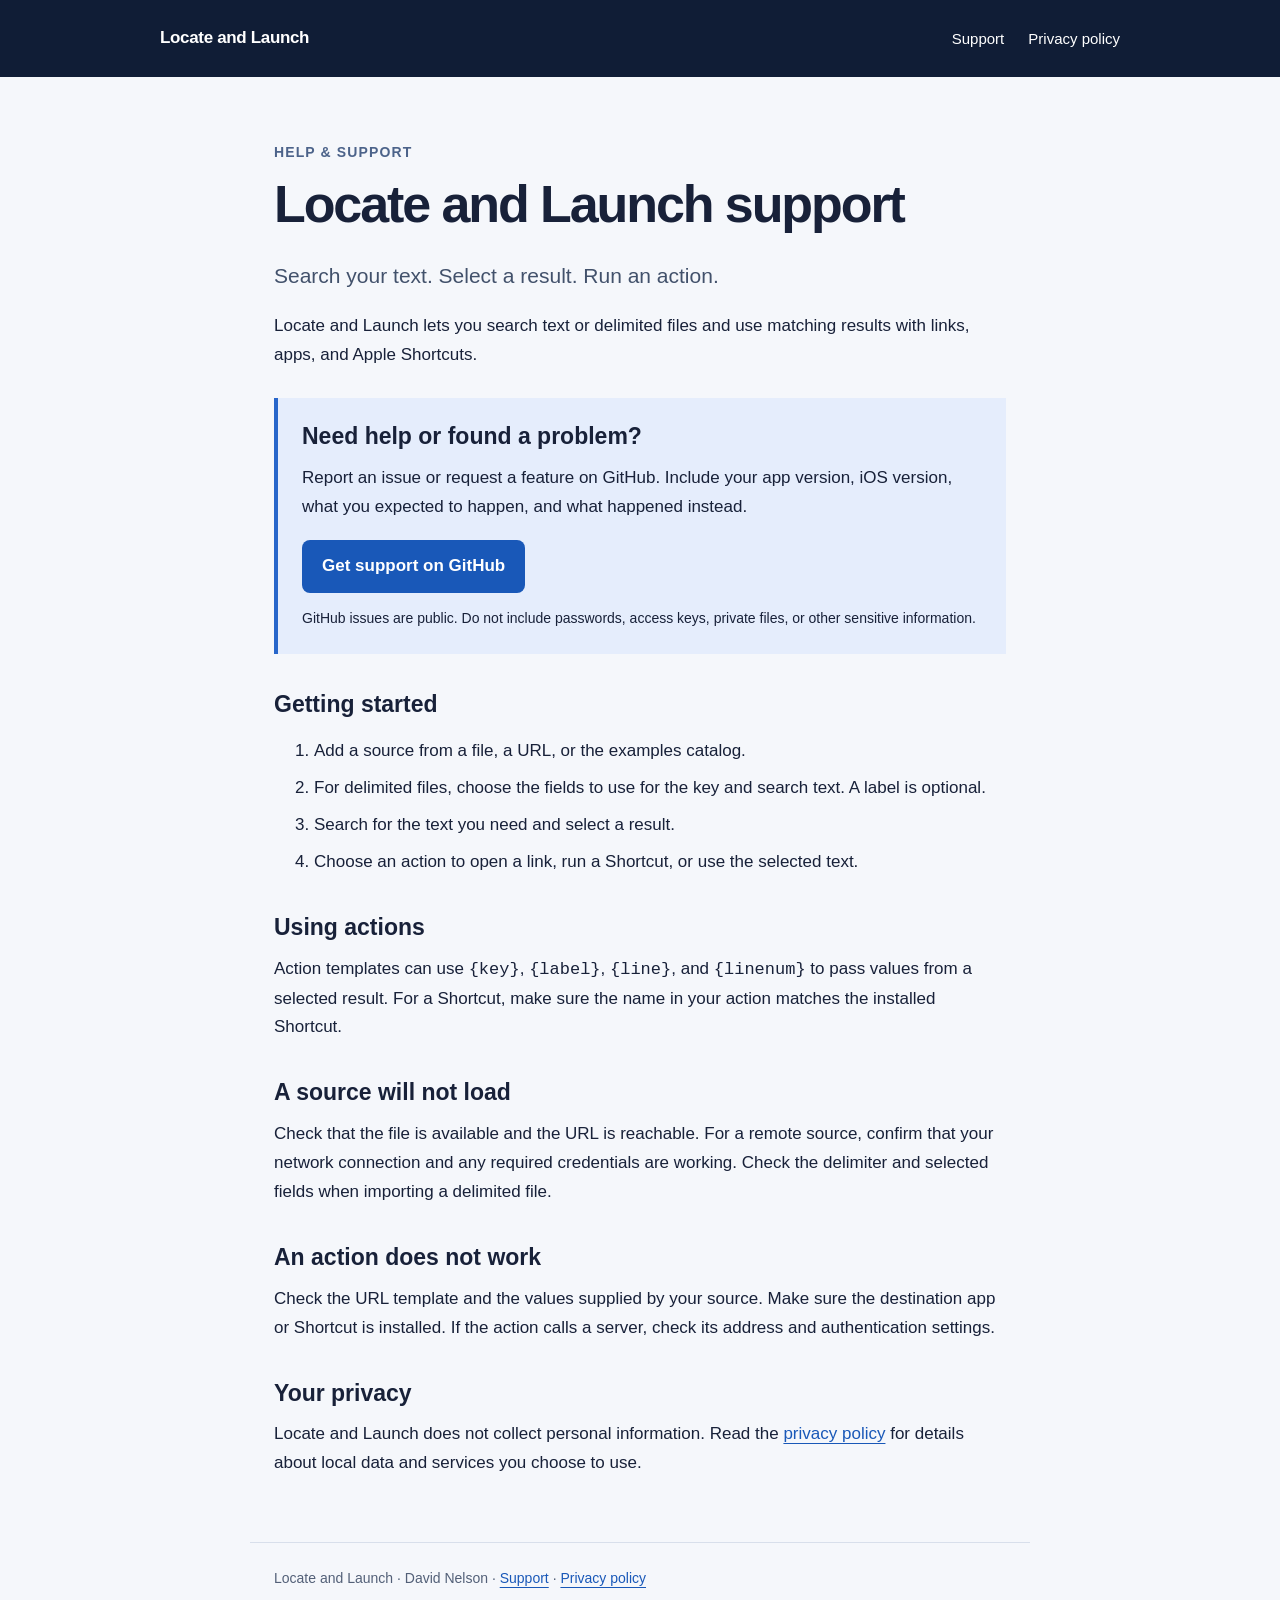
<file: docs/index.html>
<!doctype html><html lang="en"><head><meta charset="utf-8"><meta name="viewport" content="width=device-width,initial-scale=1"><meta name="description" content="Support for Locate and Launch, an iOS app for searching text and running actions."><title>Support | Locate and Launch</title><link rel="stylesheet" href="./style.css"></head><body><header><a class="brand" href="./">Locate and Launch</a><nav aria-label="Main navigation"><a href="./support/">Support</a><a href="./privacy/">Privacy policy</a></nav></header><main><div class="eyebrow">Help &amp; support</div><h1>Locate and Launch support</h1><p class="intro">Search your text. Select a result. Run an action.</p><p>Locate and Launch lets you search text or delimited files and use matching results with links, apps, and Apple Shortcuts.</p><div class="callout"><h2 style="margin-top:0">Need help or found a problem?</h2><p>Report an issue or request a feature on GitHub. Include your app version, iOS version, what you expected to happen, and what happened instead.</p><a class="button" href="https://github.com/david-dash-nelson-dot-com/locate-and-launch/issues">Get support on GitHub</a><p style="font-size:14px;margin:14px 0 0">GitHub issues are public. Do not include passwords, access keys, private files, or other sensitive information.</p></div><h2>Getting started</h2><ol><li>Add a source from a file, a URL, or the examples catalog.</li><li>For delimited files, choose the fields to use for the key and search text. A label is optional.</li><li>Search for the text you need and select a result.</li><li>Choose an action to open a link, run a Shortcut, or use the selected text.</li></ol><h2>Using actions</h2><p>Action templates can use <code>{key}</code>, <code>{label}</code>, <code>{line}</code>, and <code>{linenum}</code> to pass values from a selected result. For a Shortcut, make sure the name in your action matches the installed Shortcut.</p><h2>A source will not load</h2><p>Check that the file is available and the URL is reachable. For a remote source, confirm that your network connection and any required credentials are working. Check the delimiter and selected fields when importing a delimited file.</p><h2>An action does not work</h2><p>Check the URL template and the values supplied by your source. Make sure the destination app or Shortcut is installed. If the action calls a server, check its address and authentication settings.</p><h2>Your privacy</h2><p>Locate and Launch does not collect personal information. Read the <a href="./privacy/">privacy policy</a> for details about local data and services you choose to use.</p></main><footer>Locate and Launch · David Nelson · <a href="./support/">Support</a> · <a href="./privacy/">Privacy policy</a></footer></body></html>
</file>
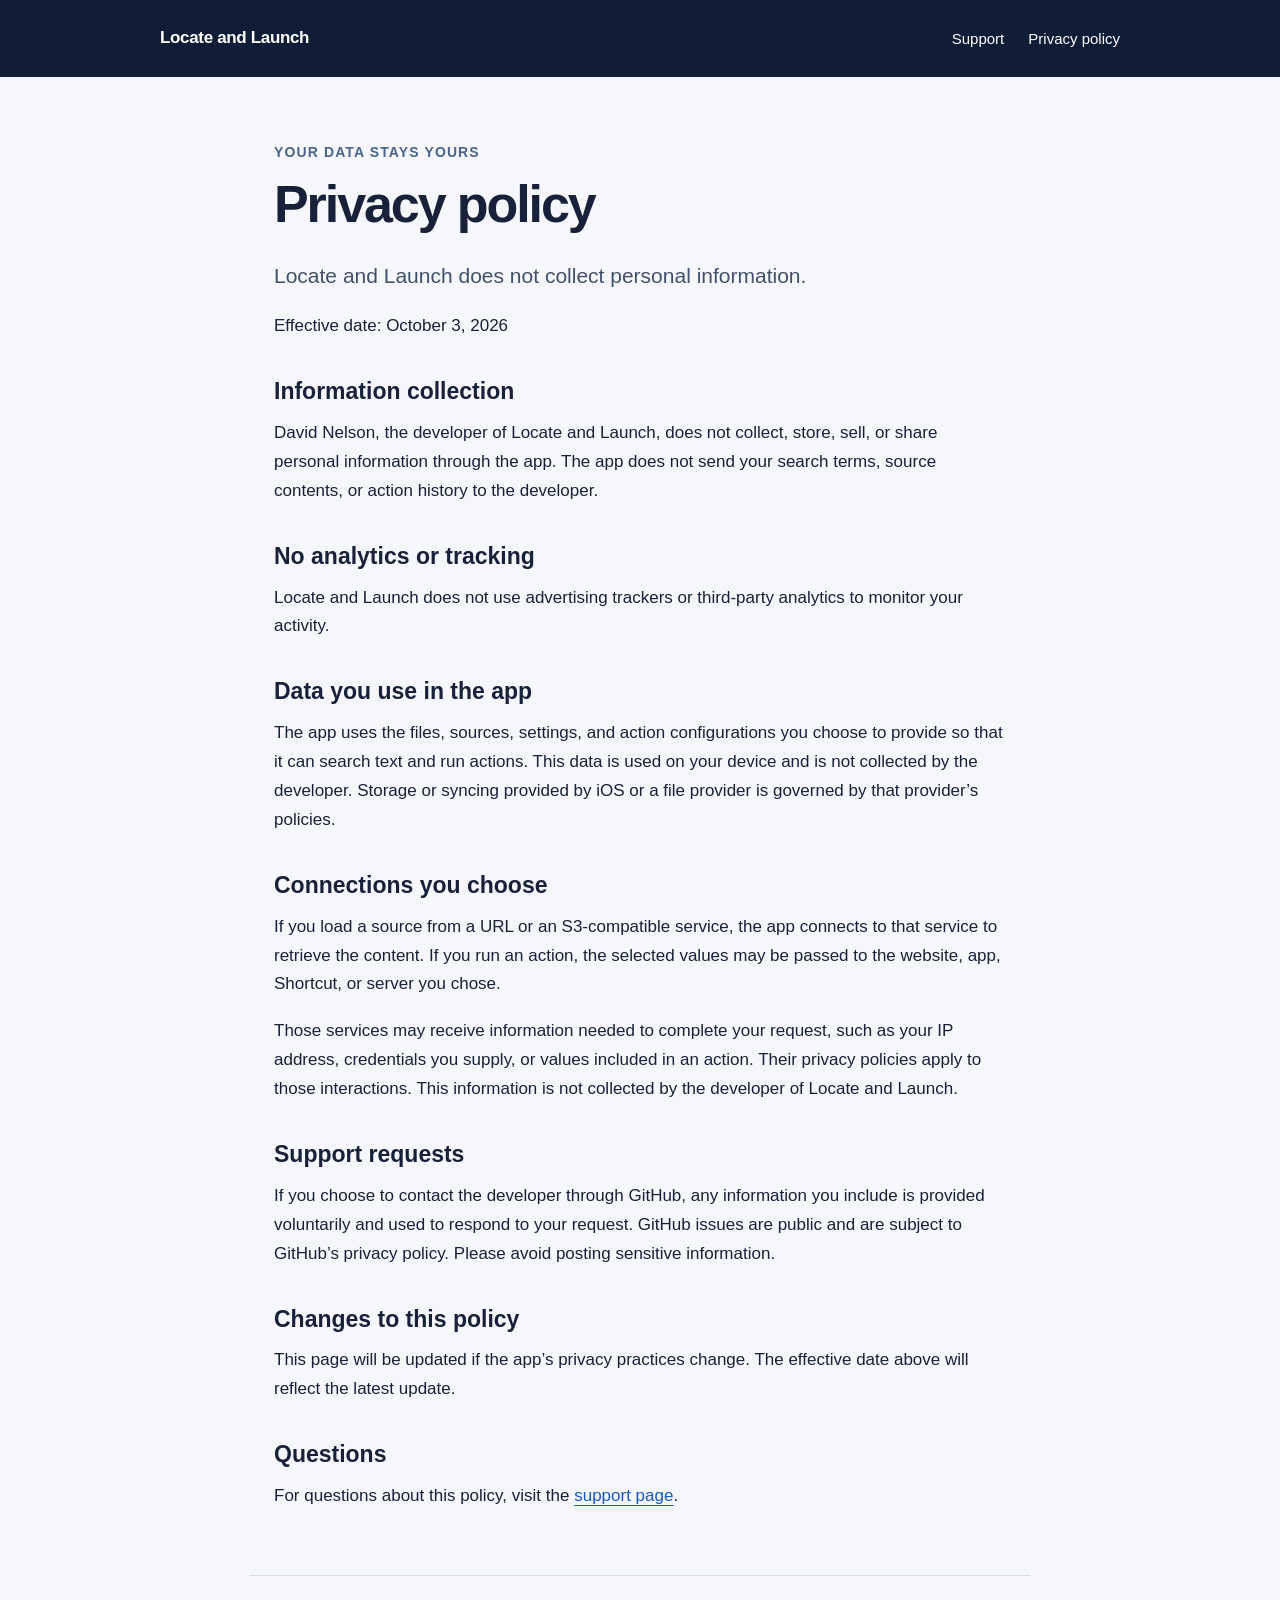
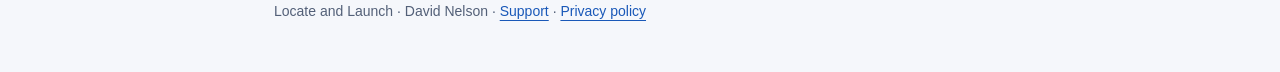
<file: docs/privacy/index.html>
<!doctype html><html lang="en"><head><meta charset="utf-8"><meta name="viewport" content="width=device-width,initial-scale=1"><meta name="description" content="Privacy policy for Locate and Launch, an iOS app for searching text and running actions."><title>Privacy policy | Locate and Launch</title><link rel="stylesheet" href="../style.css"></head><body><header><a class="brand" href="../">Locate and Launch</a><nav aria-label="Main navigation"><a href="../support/">Support</a><a href="../privacy/">Privacy policy</a></nav></header><main><div class="eyebrow">Your data stays yours</div><h1>Privacy policy</h1><p class="intro">Locate and Launch does not collect personal information.</p><p>Effective date: October 3, 2026</p><h2>Information collection</h2><p>David Nelson, the developer of Locate and Launch, does not collect, store, sell, or share personal information through the app. The app does not send your search terms, source contents, or action history to the developer.</p><h2>No analytics or tracking</h2><p>Locate and Launch does not use advertising trackers or third-party analytics to monitor your activity.</p><h2>Data you use in the app</h2><p>The app uses the files, sources, settings, and action configurations you choose to provide so that it can search text and run actions. This data is used on your device and is not collected by the developer. Storage or syncing provided by iOS or a file provider is governed by that provider’s policies.</p><h2>Connections you choose</h2><p>If you load a source from a URL or an S3-compatible service, the app connects to that service to retrieve the content. If you run an action, the selected values may be passed to the website, app, Shortcut, or server you chose.</p><p>Those services may receive information needed to complete your request, such as your IP address, credentials you supply, or values included in an action. Their privacy policies apply to those interactions. This information is not collected by the developer of Locate and Launch.</p><h2>Support requests</h2><p>If you choose to contact the developer through GitHub, any information you include is provided voluntarily and used to respond to your request. GitHub issues are public and are subject to GitHub’s privacy policy. Please avoid posting sensitive information.</p><h2>Changes to this policy</h2><p>This page will be updated if the app’s privacy practices change. The effective date above will reflect the latest update.</p><h2>Questions</h2><p>For questions about this policy, visit the <a href="../support/">support page</a>.</p></main><footer>Locate and Launch · David Nelson · <a href="../support/">Support</a> · <a href="../privacy/">Privacy policy</a></footer></body></html>
</file>
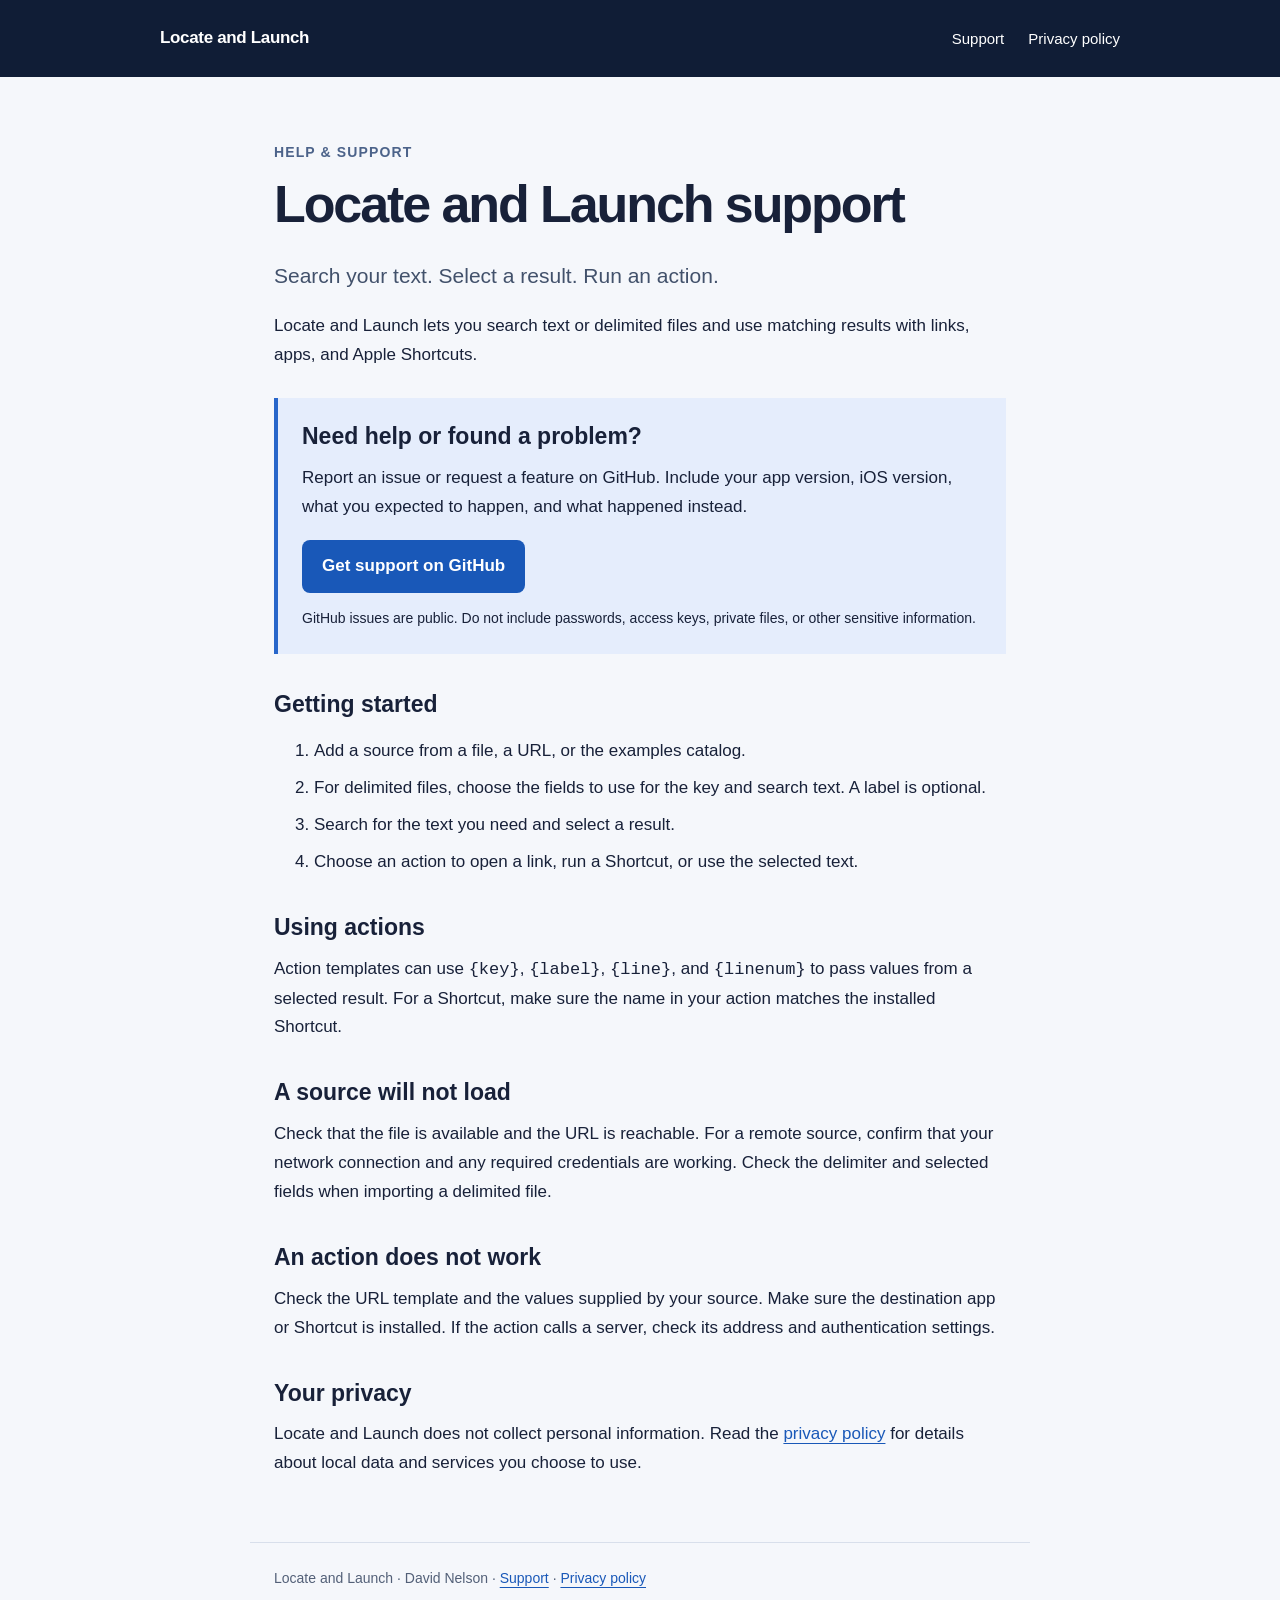
<file: docs/support/index.html>
<!doctype html><html lang="en"><head><meta charset="utf-8"><meta name="viewport" content="width=device-width,initial-scale=1"><meta name="description" content="Support for Locate and Launch, an iOS app for searching text and running actions."><title>Support | Locate and Launch</title><link rel="stylesheet" href="../style.css"></head><body><header><a class="brand" href="../">Locate and Launch</a><nav aria-label="Main navigation"><a href="../support/">Support</a><a href="../privacy/">Privacy policy</a></nav></header><main><div class="eyebrow">Help &amp; support</div><h1>Locate and Launch support</h1><p class="intro">Search your text. Select a result. Run an action.</p><p>Locate and Launch lets you search text or delimited files and use matching results with links, apps, and Apple Shortcuts.</p><div class="callout"><h2 style="margin-top:0">Need help or found a problem?</h2><p>Report an issue or request a feature on GitHub. Include your app version, iOS version, what you expected to happen, and what happened instead.</p><a class="button" href="https://github.com/david-dash-nelson-dot-com/locate-and-launch/issues">Get support on GitHub</a><p style="font-size:14px;margin:14px 0 0">GitHub issues are public. Do not include passwords, access keys, private files, or other sensitive information.</p></div><h2>Getting started</h2><ol><li>Add a source from a file, a URL, or the examples catalog.</li><li>For delimited files, choose the fields to use for the key and search text. A label is optional.</li><li>Search for the text you need and select a result.</li><li>Choose an action to open a link, run a Shortcut, or use the selected text.</li></ol><h2>Using actions</h2><p>Action templates can use <code>{key}</code>, <code>{label}</code>, <code>{line}</code>, and <code>{linenum}</code> to pass values from a selected result. For a Shortcut, make sure the name in your action matches the installed Shortcut.</p><h2>A source will not load</h2><p>Check that the file is available and the URL is reachable. For a remote source, confirm that your network connection and any required credentials are working. Check the delimiter and selected fields when importing a delimited file.</p><h2>An action does not work</h2><p>Check the URL template and the values supplied by your source. Make sure the destination app or Shortcut is installed. If the action calls a server, check its address and authentication settings.</p><h2>Your privacy</h2><p>Locate and Launch does not collect personal information. Read the <a href="../privacy/">privacy policy</a> for details about local data and services you choose to use.</p></main><footer>Locate and Launch · David Nelson · <a href="../support/">Support</a> · <a href="../privacy/">Privacy policy</a></footer></body></html>
</file>
<file: docs/style.css>
*{box-sizing:border-box}body{margin:0;background:#f5f7fb;color:#182139;font:17px/1.7 -apple-system,BlinkMacSystemFont,"Segoe UI",sans-serif}a{color:#1958b8;text-underline-offset:4px}header{background:#101d36;color:white;padding:24px max(24px,calc((100vw - 960px)/2));display:flex;align-items:center;justify-content:space-between;gap:24px}header a{color:white;text-decoration:none}.brand{font-weight:700;letter-spacing:-.02em}nav{display:flex;gap:24px;font-size:15px}main{max-width:780px;margin:64px auto;padding:0 24px}h1{font-size:clamp(36px,7vw,52px);line-height:1.15;letter-spacing:-.04em;margin:10px 0 24px}h2{font-size:23px;line-height:1.3;margin:36px 0 12px}p{margin:0 0 18px}.eyebrow{font-size:14px;font-weight:650;letter-spacing:.08em;text-transform:uppercase;color:#4c638a}.intro{font-size:21px;color:#42516b}.callout{background:#e5edfc;border-left:4px solid #2866ca;padding:24px;margin:28px 0}.button{display:inline-block;background:#1958b8;color:white;padding:12px 20px;border-radius:8px;text-decoration:none;font-weight:600}footer{max-width:780px;margin:56px auto 24px;padding:24px;border-top:1px solid #d8dfeb;color:#536078;font-size:14px}li{margin:8px 0}@media(max-width:520px){header{align-items:flex-start;flex-direction:column;gap:12px}main{margin-top:36px}}
</file>
